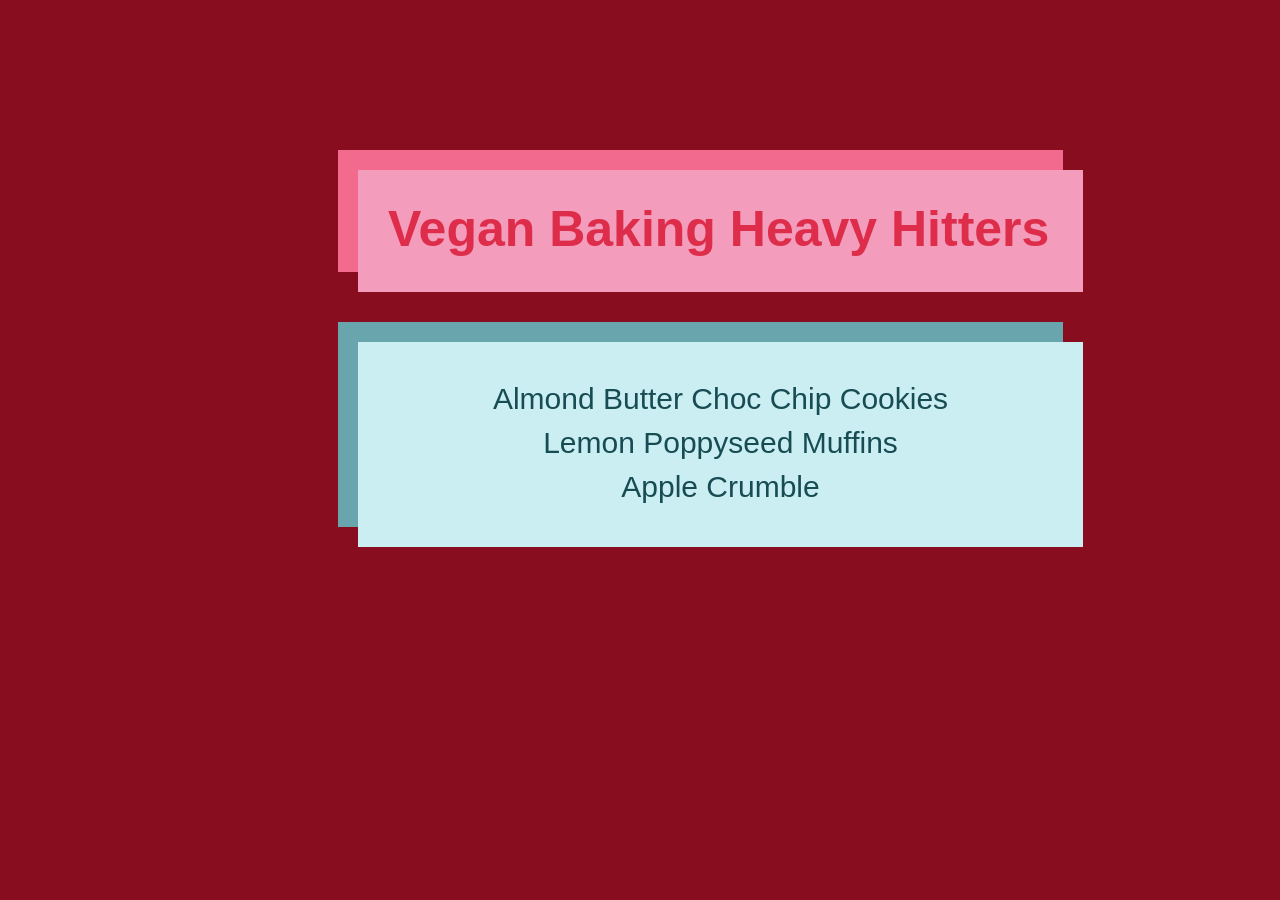
<file: index.html>
<!DOCTYPE html>
<html lang="en">
<head>
    <meta charset="UTF-8">
    <meta name="viewport" content="width=device-width, initial-scale=1.0">
    <title>Vegan Baking Heavy Hitters</title>
    <link rel="stylesheet" href="styles.css">
</head>
<body>
    <div class="shadowone"></div>
    <div class="title">
        <h1>Vegan Baking Heavy Hitters</h1>
    </div>
    <div class="shadowtwo"></div>
    <div class="recipe-card">
        <div class="recipe-links">
            <ul>
                <li><a href="recipes/almond-butter-cookies.html" target="_blank">Almond Butter Choc Chip Cookies</a></li>
                <li><a href="recipes/lemon-poppyseed-muffins.html" target="_blank">Lemon Poppyseed Muffins</a></li>
                <li><a href="recipes/apple-crumble.html" target="_blank">Apple Crumble</a></li>
            </ul>
        </div>
    </div>
    
</body>
</html>
</file>
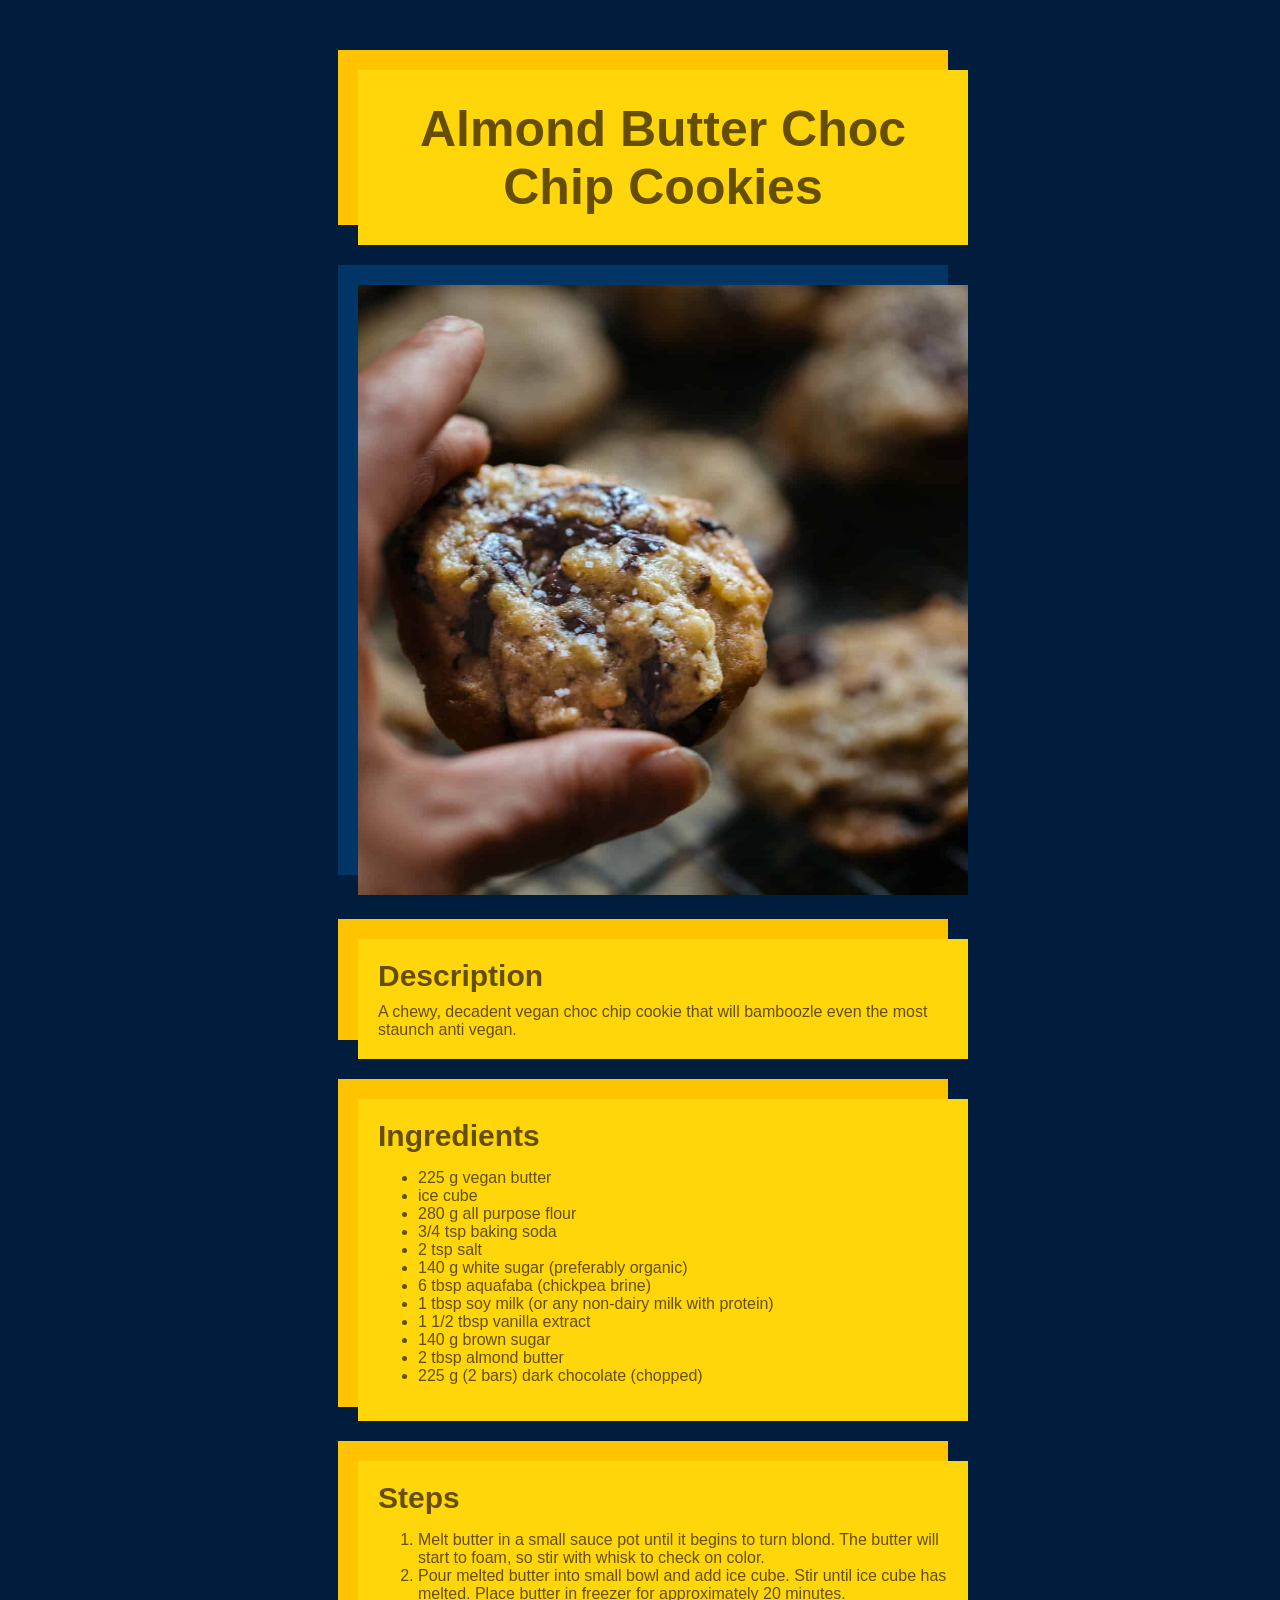
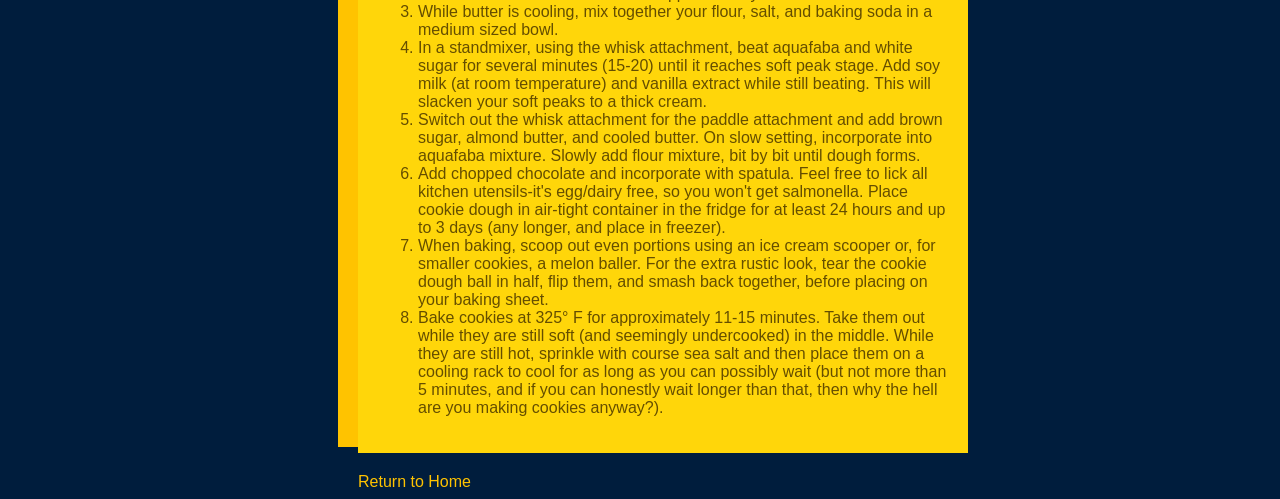
<file: recipes/almond-butter-cookies.html>
<!DOCTYPE html>
<html lang="en">
<head>
    <meta charset="UTF-8">
    <meta name="viewport" content="width=device-width, initial-scale=1.0">
    <title>Almond Butter Choc Chip Cookies</title>
    <link rel="stylesheet" href="almond-butter-cookies-styles.css">
</head>
<body>
    <div class="shadowone"></div>
    <div class="title">
        <h1>Almond Butter Choc Chip Cookies</h1>
    </div>

    <div class="shadowtwo"></div>
    <div class="image">
        <img src="almond-butter-cookie.jpg" alt="Close up of a hand holding a chocolate chip cookie">
    </div>

    <div class="shadowthree"></div>
    <div class="description-card">
        <h2>Description</h2>
        <p>A chewy, decadent vegan choc chip cookie that will bamboozle even the most staunch anti vegan.</p>
    </div>

    <div class="shadowfour"></div>
    <div class="ingredients">
        <h2>Ingredients</h2>
        <ul>
            <li>225 g vegan butter</li>
            <li>ice cube</li>
            <li>280 g all purpose flour</li>
            <li>3/4 tsp baking soda</li>
            <li>2 tsp salt</li>
            <li>140 g white sugar (preferably organic)</li>
            <li>6 tbsp aquafaba (chickpea brine)</li>
            <li>1 tbsp soy milk (or any non-dairy milk with protein)</li>
            <li>1 1/2 tbsp vanilla extract</li>
            <li>140 g brown sugar</li>
            <li>2 tbsp almond butter</li>
            <li>225 g (2 bars) dark chocolate (chopped)</li>
        </ul>
    </div>

    <div class="shadowfive"></div>
    <div class="steps">
        <h2>Steps</h2>
        <ol>
            <li>Melt butter in a small sauce pot until it begins to turn blond. The butter will start to foam, so stir with whisk to check on color.</li>
            <li>Pour melted butter into small bowl and add ice cube.  Stir until ice cube has melted.  Place butter in freezer for approximately 20 minutes.</li>
            <li>While butter is cooling, mix together your flour, salt, and baking soda in a medium sized bowl.</li>
            <li>In a standmixer, using the whisk attachment, beat aquafaba and white sugar for several minutes (15-20) until it reaches soft peak stage.  Add soy milk (at room temperature) and vanilla extract while still beating.  This will slacken your soft peaks to a thick cream.</li>
            <li>Switch out the whisk attachment for the paddle attachment and add brown sugar, almond butter, and cooled butter.  On slow setting, incorporate into aquafaba mixture.  Slowly add flour mixture, bit by bit until dough forms.</li>
            <li>Add chopped chocolate and incorporate with spatula.  Feel free to lick all kitchen utensils&#8208;it&apos;s egg/dairy free, so you won&apos;t get salmonella.  Place cookie dough in air-tight container in the fridge for at least 24 hours and up to 3 days (any longer, and place in freezer).</li>
            <li>When baking, scoop out even portions using an ice cream scooper or, for smaller cookies, a melon baller.  For the extra rustic look, tear the cookie dough ball in half, flip them, and smash back together, before placing on your baking sheet.</li>
            <li>Bake cookies at 325° F for approximately 11-15 minutes. Take them out while they are still soft (and seemingly undercooked) in the middle.  While they are still hot, sprinkle with course sea salt and then place them on a cooling rack to cool for as long as you can possibly wait (but not more than 5 minutes, and if you can honestly wait longer than that, then why the hell are you making cookies anyway?).</li>
        </ol>
    </div>
    
    <a href="../index.html">Return to Home</a>
    
</body>
</html>
</file>
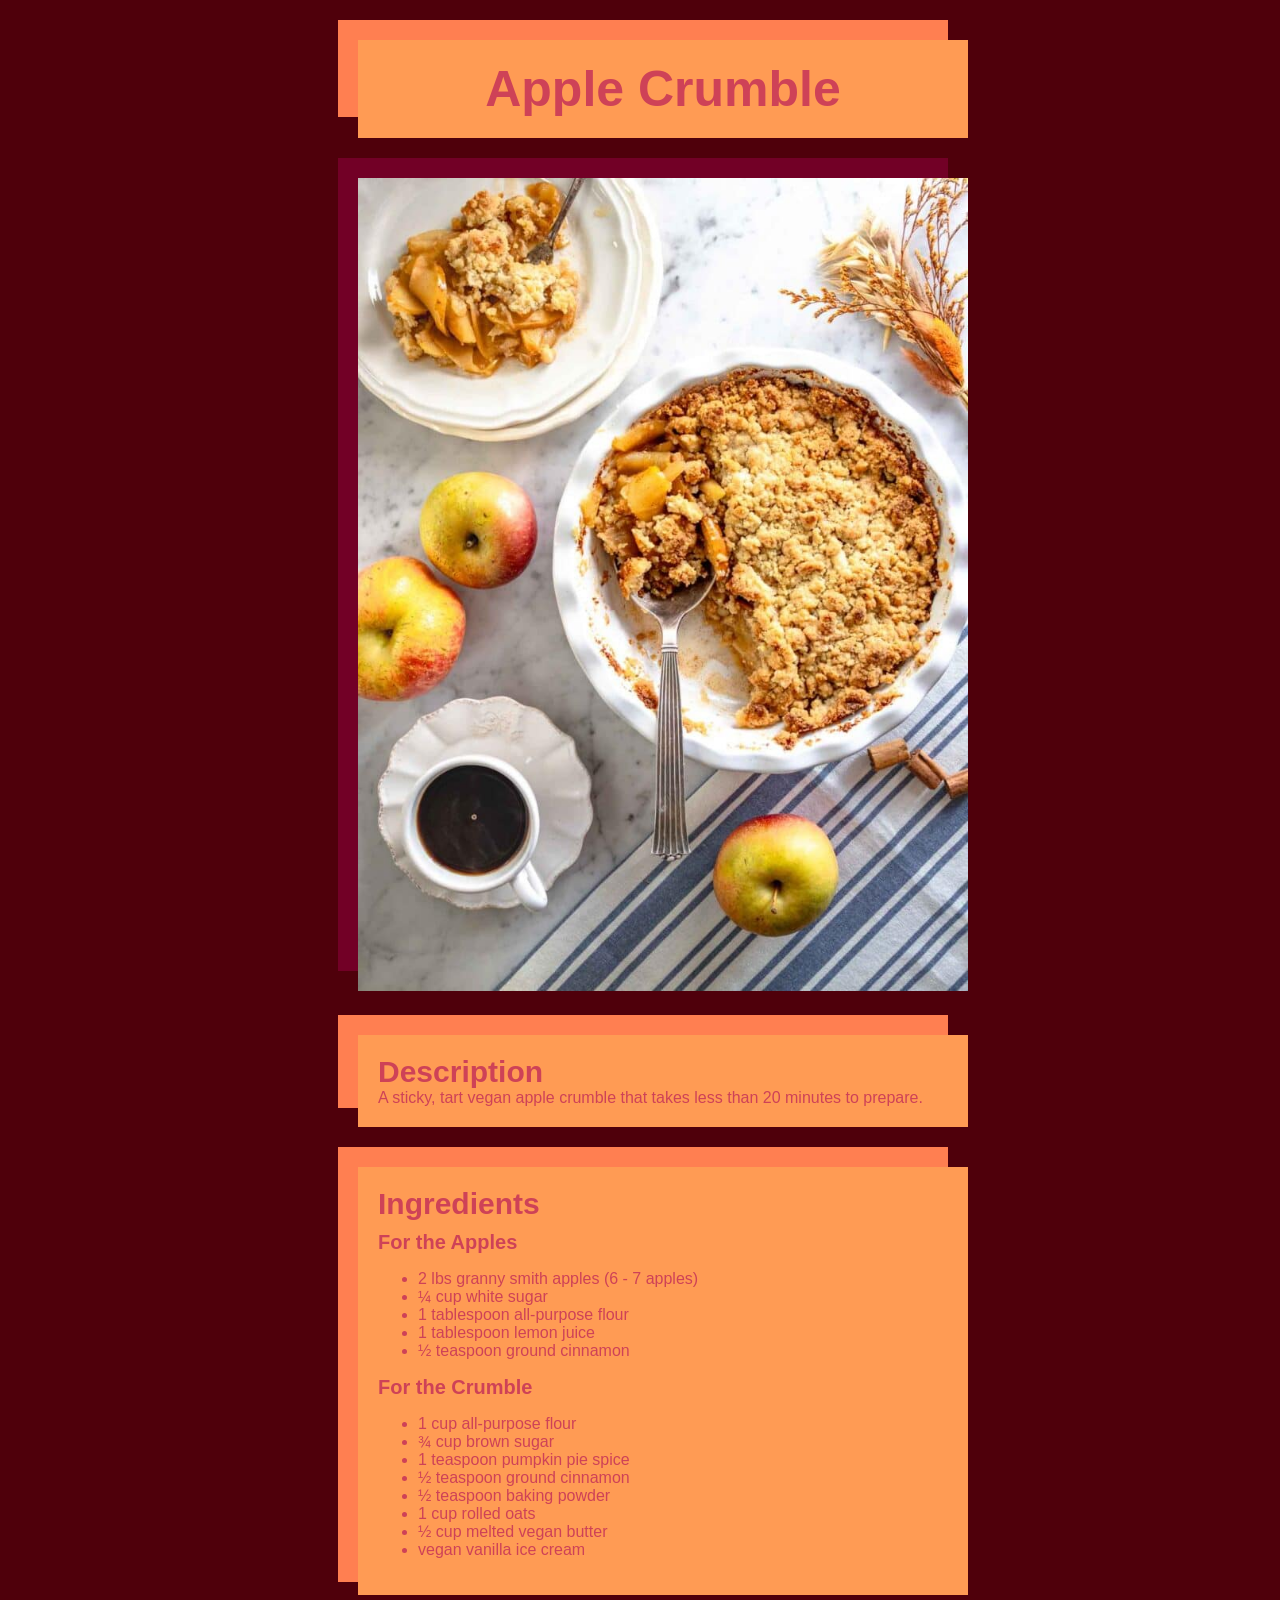
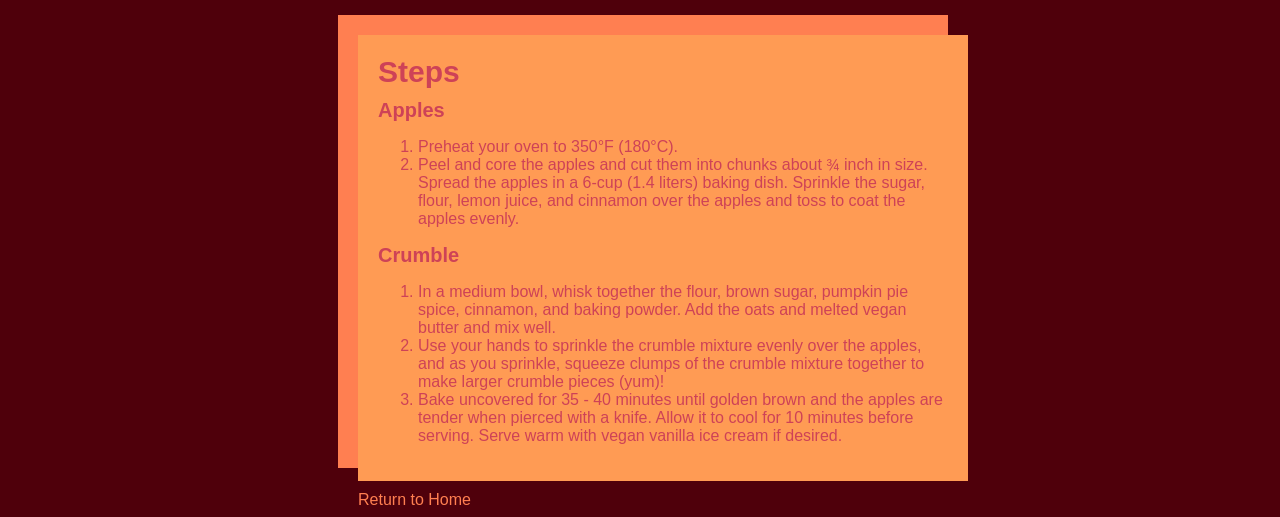
<file: recipes/apple-crumble.html>
<!DOCTYPE html>
<html lang="en">
<head>
    <meta charset="UTF-8">
    <meta name="viewport" content="width=device-width, initial-scale=1.0">
    <title>Apple Crumble</title>
    <link rel="stylesheet" href="apple-crumble-styles.css">
</head>
<body>
    <div class="shadowone"></div>
    <div class="title">
        <h1>Apple Crumble</h1>
    </div>
    <div class="shadowtwo"></div>
    <div class="image">
        <img src="apple-crumble.jpg" alt="Apple crumble sitting on a table with apples and coffee." width="500">
    </div>

    <div class="shadowthree"></div>
    <div class="description-card">
        <h2>Description</h2>
        <p>A sticky, tart vegan apple crumble that takes less than 20 minutes to prepare.</p>      
    </div> 

    <div class="shadowfour"></div>
    <div class="ingredients">
        <h2>Ingredients</h2>
        <h3>For the Apples</h3>
        <ul>
            <li>2 lbs granny smith apples (6 - 7 apples)</li>
            <li>¼ cup white sugar</li>
            <li>1 tablespoon all-purpose flour</li>
            <li>1 tablespoon lemon juice</li>
            <li>½ teaspoon ground cinnamon</li>
        </ul>
        <h3>For the Crumble</h3>
        <ul>
            <li>1 cup all-purpose flour</li>
            <li>¾ cup brown sugar</li>
            <li>1 teaspoon pumpkin pie spice</li>
            <li>½ teaspoon ground cinnamon</li>
            <li>½ teaspoon baking powder</li>
            <li>1 cup rolled oats</li>
            <li>½ cup melted vegan butter</li>
            <li>vegan vanilla ice cream</li>
        </ul>
    </div>

    <div class="shadowfive"></div>
    <div class="steps">
        <h2>Steps</h2>
        <h3>Apples</h3>
        <ol>
            <li>Preheat your oven to 350°F (180°C).</li>
            <li>Peel and core the apples and cut them into chunks about ¾ inch in size. Spread the apples in a 6-cup (1.4 liters) baking dish. Sprinkle the sugar, flour, lemon juice, and cinnamon over the apples and toss to coat the apples evenly.</li>
        </ol>
        <h3>Crumble</h3>
        <ol>
            <li>In a medium bowl, whisk together the flour, brown sugar, pumpkin pie spice, cinnamon, and baking powder. Add the oats and melted vegan butter and mix well.</li>
            <li>Use your hands to sprinkle the crumble mixture evenly over the apples, and as you sprinkle, squeeze clumps of the crumble mixture together to make larger crumble pieces (yum)!</li>
            <li>Bake uncovered for 35 - 40 minutes until golden brown and the apples are tender when pierced with a knife. Allow it to cool for 10 minutes before serving. Serve warm with vegan vanilla ice cream if desired.</li>
        </ol>
    </div>

    <a href="../index.html">Return to Home</a>
    
</body>
</html>
</file>
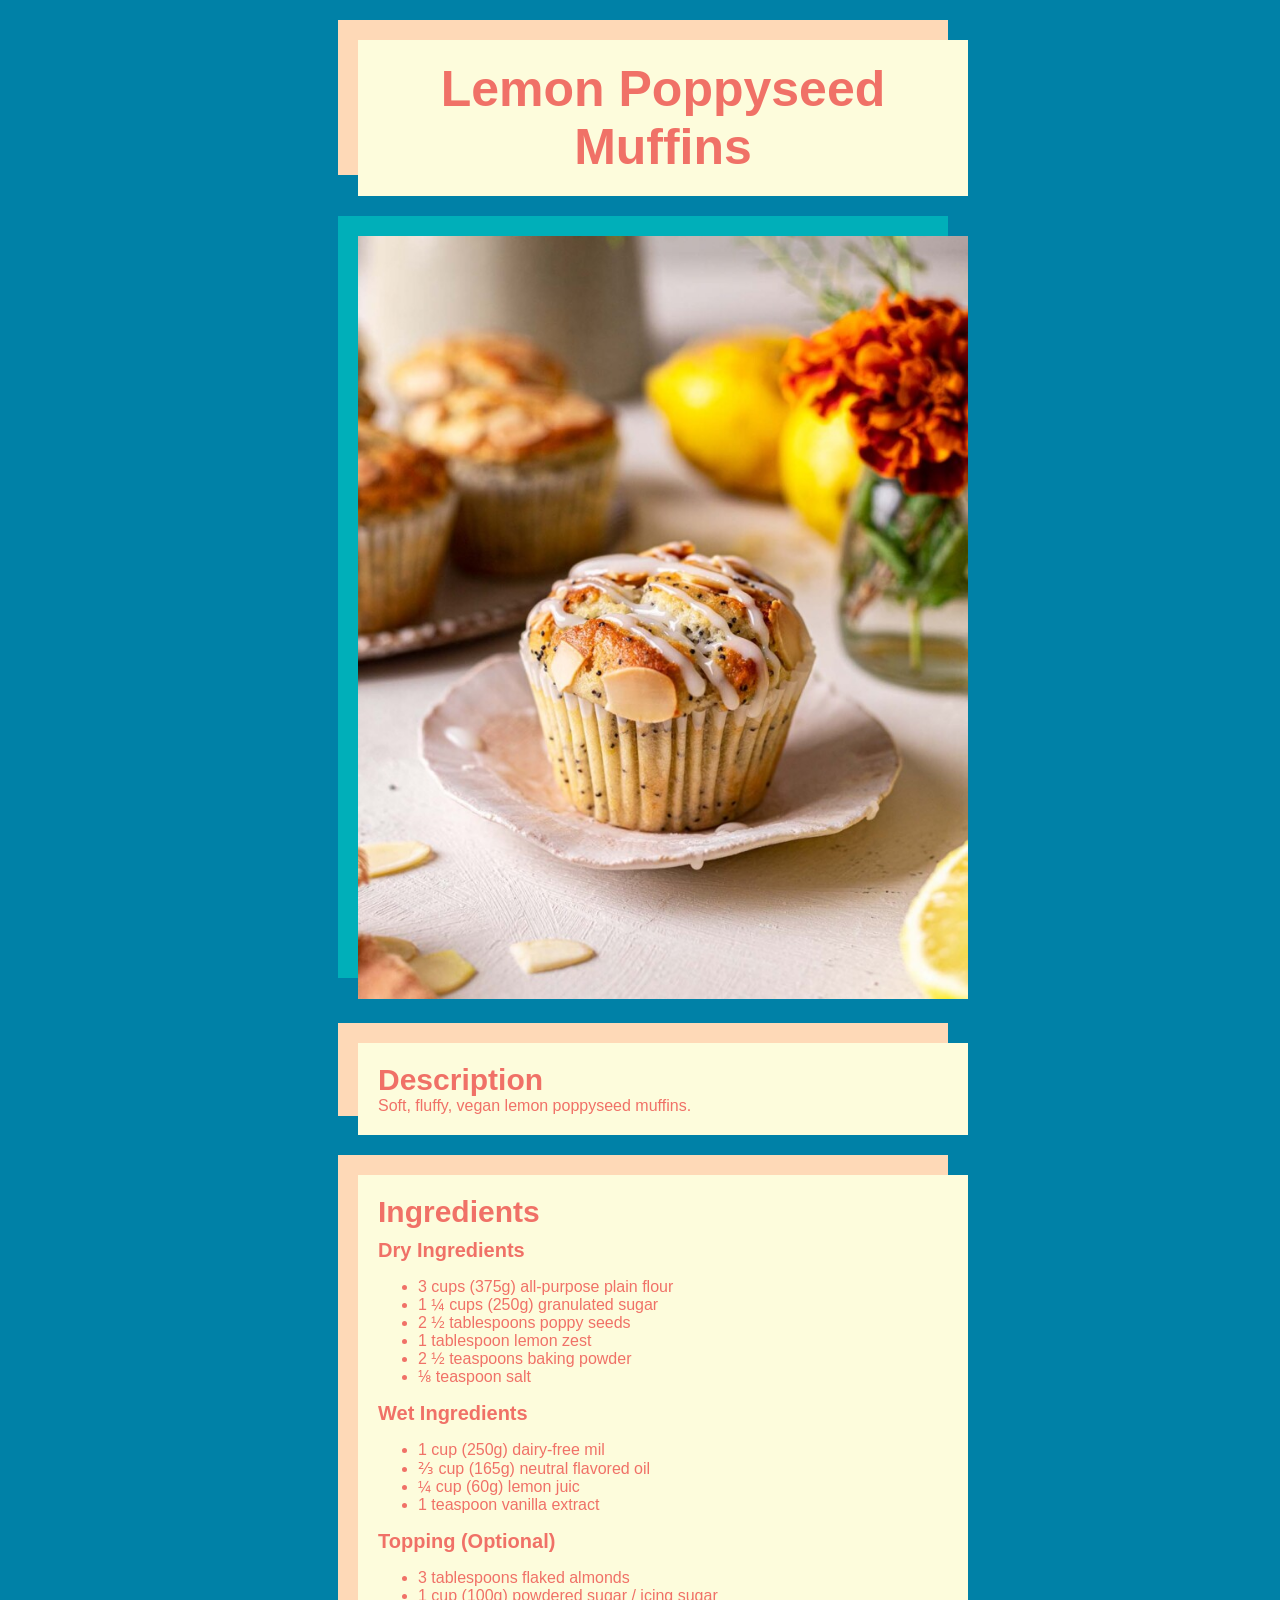
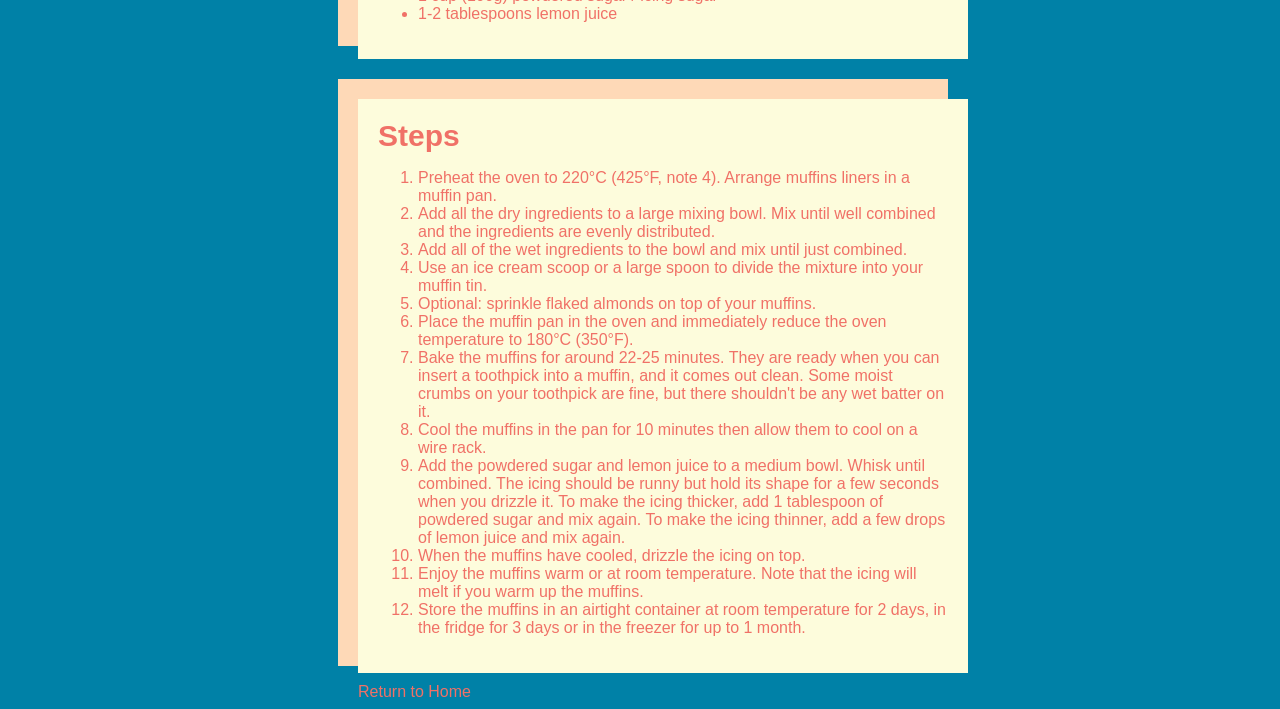
<file: recipes/lemon-poppyseed-muffins.html>
<!DOCTYPE html>
<html lang="en">
<head>
    <meta charset="UTF-8">
    <meta name="viewport" content="width=device-width, initial-scale=1.0">
    <title>Lemon Poppyseed Muffins</title>
    <link rel="stylesheet" href="lemon-poppyseed-muffins-styles.css">
</head>
<body>
    <div class="shadowone"></div>
    <div class="title">
        <h1>Lemon Poppyseed Muffins</h1>
    </div>

    <div class="shadowtwo"></div>
    <div class="image">
        <img src="muffin.jpg" alt="Lemon poppyseed muffin with a drizzle of icing sitting on a plate." width="500">
    </div>

    <div class="shadowthree"></div>
    <div class="description-card">
        <h2>Description</h2>
        <p>Soft, fluffy, vegan lemon poppyseed muffins.</p>
    </div>

    <div class="shadowfour"></div>
    <div class="ingredients">
        <h2>Ingredients</h2>
        <h3>Dry Ingredients</h3>
        <ul>
            <li>3 cups (375g) all-purpose plain flour</li>
            <li>1 ¼ cups (250g) granulated sugar</li>
            <li>2 ½ tablespoons poppy seeds</li>
            <li>1 tablespoon lemon zest</li>
            <li>2 ½ teaspoons baking powder</li>
            <li>⅛ teaspoon salt</li>
        </ul>
        <h3>Wet Ingredients</h3>
        <ul>
            <li>1 cup (250g) dairy-free mil</li>
            <li>⅔ cup (165g) neutral flavored oil</li>
            <li>¼ cup (60g) lemon juic</li>
            <li>1 teaspoon vanilla extract</li>
        </ul>
        <h3>Topping (Optional)</h3>
        <ul>
            <li>3 tablespoons flaked almonds</li>
            <li>1 cup (100g) powdered sugar / icing sugar</li>
            <li>1-2 tablespoons lemon juice</li>
        </ul>
    </div>

    <div class="shadowfive"></div>
    <div class="steps">
        <h2>Steps</h2>
        <ol>
            <li>Preheat the oven to 220°C (425°F, note 4). Arrange muffins liners in a muffin pan.</li>
            <li>Add all the dry ingredients to a large mixing bowl. Mix until well combined and the ingredients are evenly distributed.</li>
            <li>Add all of the wet ingredients to the bowl and mix until just combined.</li>
            <li>Use an ice cream scoop or a large spoon to divide the mixture into your muffin tin.</li>
            <li>Optional: sprinkle flaked almonds on top of your muffins.</li>
            <li>Place the muffin pan in the oven and immediately reduce the oven temperature to 180°C (350°F).</li>
            <li>Bake the muffins for around 22-25 minutes. They are ready when you can insert a toothpick into a muffin, and it comes out clean. Some moist crumbs on your toothpick are fine, but there shouldn't be any wet batter on it.</li>
            <li>Cool the muffins in the pan for 10 minutes then allow them to cool on a wire rack.</li>
            <li>Add the powdered sugar and lemon juice to a medium bowl. Whisk until combined. The icing should be runny but hold its shape for a few seconds when you drizzle it. To make the icing thicker, add 1 tablespoon of powdered sugar and mix again. To make the icing thinner, add a few drops of lemon juice and mix again.</li>
            <li>When the muffins have cooled, drizzle the icing on top.</li>
            <li>Enjoy the muffins warm or at room temperature. Note that the icing will melt if you warm up the muffins.</li>
            <li>Store the muffins in an airtight container at room temperature for 2 days, in the fridge for 3 days or in the freezer for up to 1 month.</li>
        </ol>
    </div>

    <a href="../index.html">Return to Home</a>
    
</body>
</html>
</file>
<file: styles.css>
/* colour
light blue: cbeef3 
light pink: f49cbb
mid pink: f26a8d 
dark pink: dd2d4a 
red: 880d1e */

/* html {
    background-color: #880d1e;
    font-family: 'Monaco', Courier, monospace;
}

h1 {
    background-color: #f49cbb;
    border-style: solid;
    border-color: #f26a8d;
    border-width: 4px;
    padding: 32px;
    font-size: 64px;
    color: #dd2d4a;
    text-align: center;
    width: 500px; 
    margin: 32px auto;
}

.recipe-card {
    background-color: #cbeef3;
    padding: 32px;
    border-style: solid;
    border-width: 4px;
    border-color: #79b1b9;
    width: 500px;
    margin: auto;
}

.description {
    text-align: center;
    font-size: 24px;
    color: #326871;
}

ul {
    list-style-type: none;
} */

body {
    background-color: #880d1e;
}

h1 {
    margin: 0;
    font-size: 50px;
    font-family: sans-serif;
    color: #dd2d4a;
}

.title {
    padding: 30px;
    height: 62px;
    width: 665px;
    background-color: #f49cbb;
    margin-left: 350px;
}

.shadowone {
    height: 62px;
    width: 665px;
    padding: 30px;
    background-color: #f26a8d;
    margin-bottom: -102px;
    margin-left: 330px;
    margin-top: 150px;
}

ul {
    margin: 0px;
    padding: 0px;
    list-style-type: none;
}

.recipe-card {
    font-family: sans-serif;
    width: 665px;
    height: 145px;
    background-color: #cbeef3;
    padding: 30px;
    margin-left: 350px;
}

.shadowtwo {
    margin: auto;
     width: 665px;
    height: 145px;
    background-color: #69a5ad;
    padding: 30px;
    margin-top: 30px;
    margin-bottom: -185px;
    margin-left: 330px;
}

a {
    text-decoration: none;
    color: #174c53
}

li {
    text-align: center;
    font-size: 30px;
    margin: 10px;
}
</file>
<file: recipes/almond-butter-cookies-styles.css>
/* Colour Scheme
midnight blue: 000814
dark blue: 001d3d
mid blue: 003566
gold: ffc300
yellow: ffd60a */

body {
    font-family: sans-serif;
    background-color: #001d3d;
}

h1 {
    margin: 0px;
    font-size: 50px;
    color: #654e00;
    width: 550px;
    text-align: center;
}

.title {
    width: 550px;
    height: 115px;
    padding: 30px;
    background-color: #ffd60a;
    margin-left: 350px;
}

.shadowone {
    width: 550px;
    height: 115px;
    padding: 30px;
    background-color: #ffc300;
    margin-left: 330px;
    margin-bottom: -155px;
    margin-top: 50px;
}

img {
    width: 610px;
    margin-left: 350px;
}

.shadowtwo {
    width: 610px;
    height: 610px;
    background-color: #003566;
    margin-left: 330px;
    margin-bottom: -590px;
    margin-top: 20px;
}

.description-card {
    padding: 20px;
    width: 570px;
    background-color: #ffd60a;
    color: #654e00;
    margin-left: 350px;
}

h2 {
    margin: 0px;
    font-size: 30px;
}

p {
    margin: 0px;
    margin-top: 10px;
}

.shadowthree {
    height: 81px;
    width: 570px;
    padding: 20px;
    background-color: #ffc300;
    margin-bottom: -101px;
    margin-left: 330px;
    margin-top: 20px;
}

.ingredients,
.steps {
    width: 570px;
    padding: 20px;
    background-color: #ffd60a;
    margin-left: 350px;
    color: #654e00;
    margin-left: 350px;
}

.shadowfour, 
.shadowfive {
    background-color: #ffc300;
    width: 570px;
    padding: 20px;
    margin-left: 330px;
    margin-top: 20px;
}

.shadowfour {
    height: 288px;
    margin-bottom: -308px;
}

.shadowfive {
    height: 566px;
    margin-bottom: -586px;
}

a {
    display: inline-block;
    text-decoration: none;
    color: #ffc300;
    margin-left: 350px;
    margin-top: 20px;
}
</file>
<file: recipes/apple-crumble-styles.css>
/* 
colour scheme for apple crumble: 
red: 4f000b
light red: 720026
lightest red: ce4257
orange: ff7f51
light orange: ff9b54
*/

body {
    font-family: sans-serif;
    background-color: #4f000b;
}

h1,
h2,
h3,
p   {
    margin: 0px;
    padding: 0px;
}

h1 {
    font-size: 50px;
    text-align: center;
}

h2 {
    font-size: 30px;
}

h3 {
    font-size: 20px;
    margin-top: 10px;
}

.title,
.description-card,
.ingredients,
.steps,
.shadowone,
.shadowtwo,
.shadowthree,
.shadowfour,
.shadowfive {
    width: 570px;
    padding: 20px;
}

.title,
.description-card,
.ingredients,
.steps {
    background-color: #ff9b54;
    color: #ce4257;
    margin-left: 350px;
}

.shadowone,
.shadowthree,
.shadowfour,
.shadowfive {
    background-color: #ff7f51;
    margin-top: 20px;
    margin-left: 330px;
}

.shadowone {
    height: 57px;
    margin-bottom: -77px;
}

.shadowtwo {
    background-color: #720026;
    margin-left: 330px;
    height: 773px;
    margin-bottom: -793px;
    margin-top: 20px;
}

.shadowthree {
    height: 53px;
    margin-bottom: -73px; 

}

.shadowfour {
    height: 395px;
    margin-bottom: -415px; 
}

.shadowfive {
    height: 413px;
    margin-bottom: -433px; */
}

img {
    width: 610px;
    margin-left: 350px;
}

a {
    display: inline-block;
    text-decoration: none;
    margin-left: 350px;
    color: #ff7f51;
    margin-top: 10px;
}
</file>
<file: recipes/lemon-poppyseed-muffins-styles.css>
/* colour scheme:
dark blue: 0081a7
mid blue: 00afb9
cream: fdfcdc
light pink: fed9b7
pink: f07167 */

body {
    font-family: sans-serif;
    background-color: #0081a7;
}

h1,
h2,
h3,
p
/* ul,
ol*/  {
    margin: 0px;
    padding: 0px;
}

h1 {
    font-size: 50px;
    text-align: center;
}

h2 {
    font-size: 30px;
}

h3 {
    font-size: 20px;
    margin-top: 10px;
}

/* ul,
ol {
    margin-top: 10px;
}

li {
    margin-left: 20px;
} */

.title,
.description-card,
.ingredients,
.steps,
.shadowone,
.shadowtwo,
.shadowthree,
.shadowfour,
.shadowfive {
    width: 570px;
    padding: 20px;
}

.title,
.description-card,
.ingredients,
.steps {
    background-color: #fdfcdc;
    color: #f07167;
    margin-left: 350px;
}

.shadowone,
.shadowthree,
.shadowfour,
.shadowfive {
    background-color: #fed9b7;
    margin-top: 20px;
    margin-left: 330px;
}

.shadowone {
    height: 115px;
    margin-bottom: -135px;
}

.shadowtwo {
    background-color: #00afb9;
    margin-left: 330px;
    height: 722px;
    margin-bottom: -742px;
    margin-top: 20px;
}

.shadowthree {
    height: 53px;
    margin-bottom: -73px;

}

.shadowfour {
    height: 451px;
    margin-bottom: -471px;
}

.shadowfive {
    height: 547px;
    margin-bottom: -567px;
}

img {
    width: 610px;
    margin-left: 350px;
}

a {
    display: inline-block;
    text-decoration: none;
    margin-left: 350px;
    color: #f07167;
    margin-top: 10px;
}
</file>
